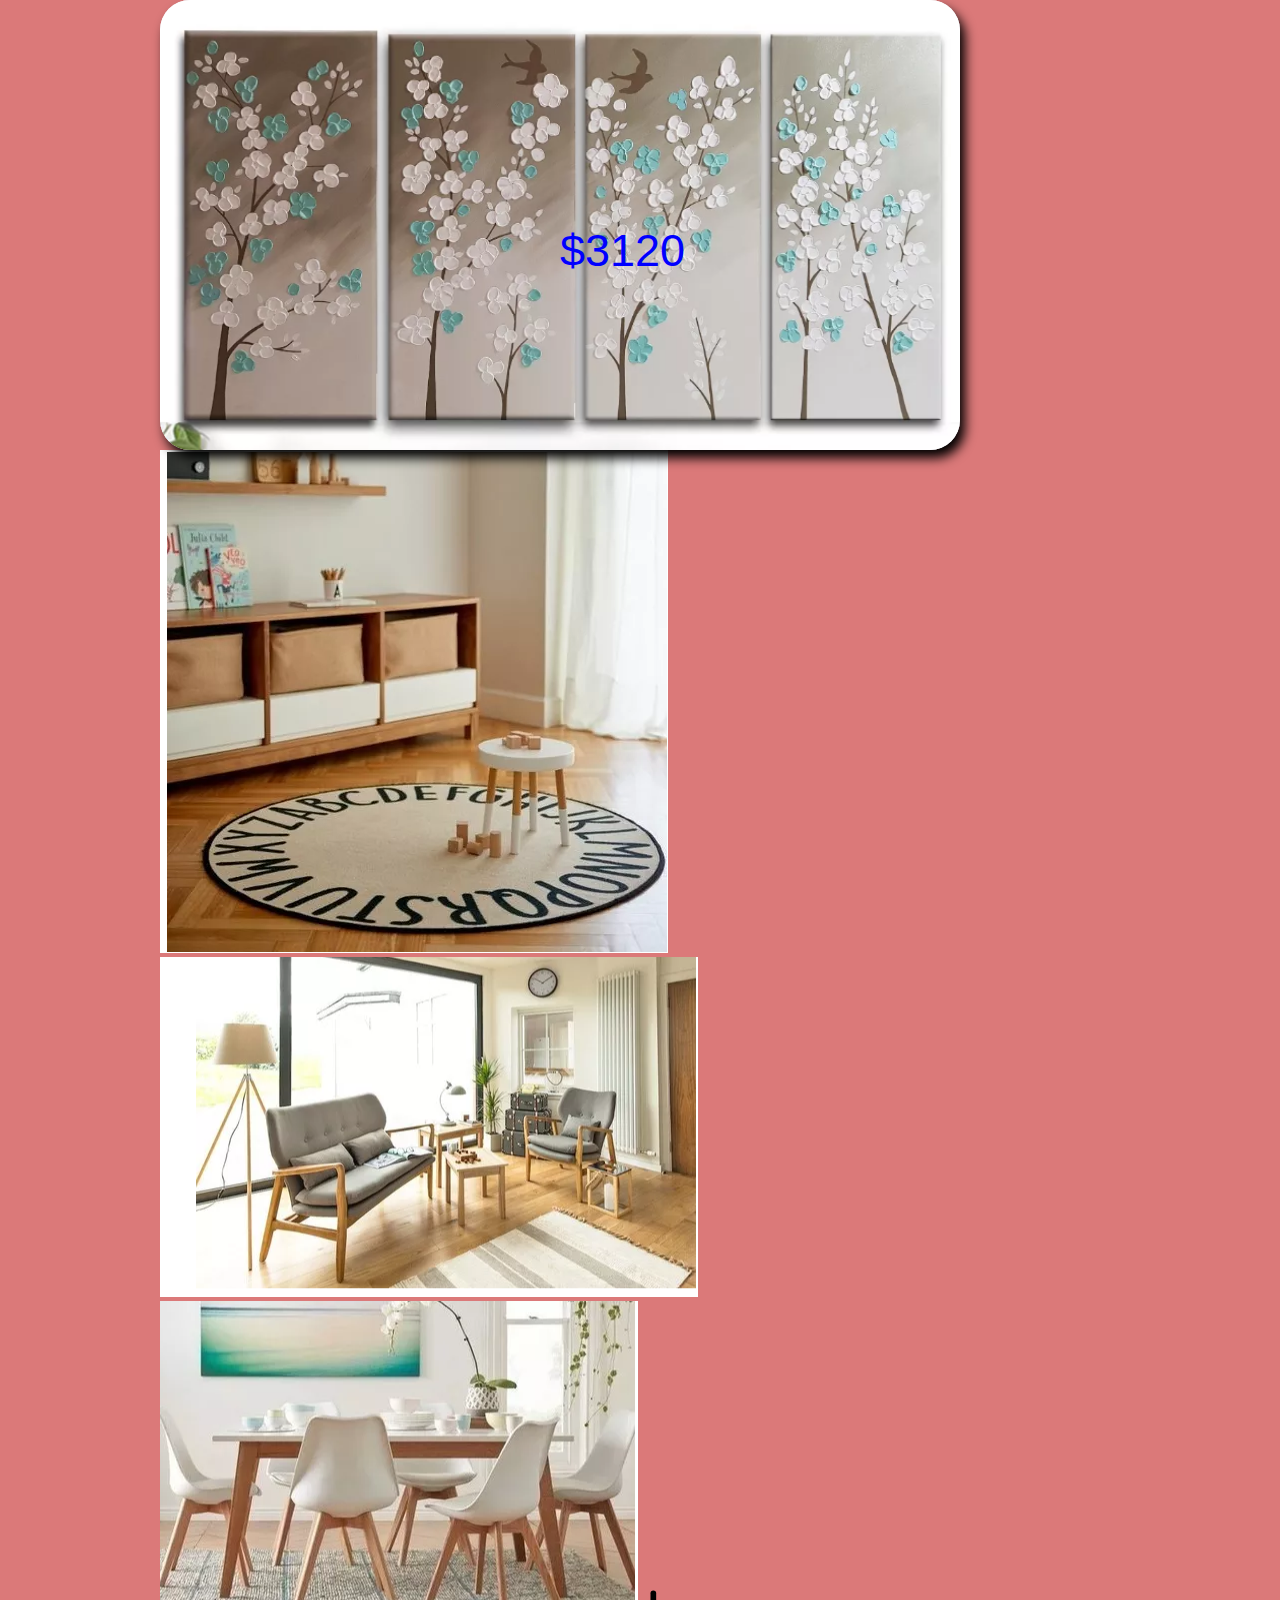
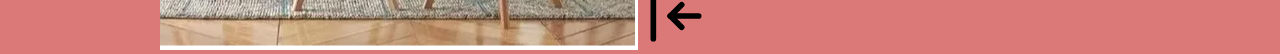
<file: comedor.html>
<!DOCTYPE html>
<html lang="en">
<head>
    <meta charset="UTF-8">
    <meta http-equiv="X-UA-Compatible" content="IE=edge">
    <meta name="viewport" content="width=device-width, initial-scale=1.0">
    <title>Document</title>
    <link rel="stylesheet" type="text/css" href="comedor/comedor.css">
</head>
<body>
    <section class="cuadro">
        <img  src="comedor/cuadro.PNG" >
        <p > $3120</p>
    </section>
    
    
    <img src="comedor/alfombra lectura.PNG">
    <img src="comedor/living.PNG">
    <img src="comedor/mesa.PNG">
    <a href="https://disenodeinteriordesilvia.netlify.app">
        <svg xmlns="http://www.w3.org/2000/svg" class="icon icon-tabler icon-tabler-arrow-bar-to-left" width="68" height="68" viewBox="0 0 24 24" stroke-width="2" stroke="#000000" fill="none" stroke-linecap="round" stroke-linejoin="round">
        <path stroke="none" d="M0 0h24v24H0z" fill="none"/>
        <line x1="10" y1="12" x2="20" y2="12" />
        <line x1="10" y1="12" x2="14" y2="16" />
        <line x1="10" y1="12" x2="14" y2="8" />
        <line x1="4" y1="4" x2="4" y2="20" />
      </svg>
    
  
</body>
</html>
</file>
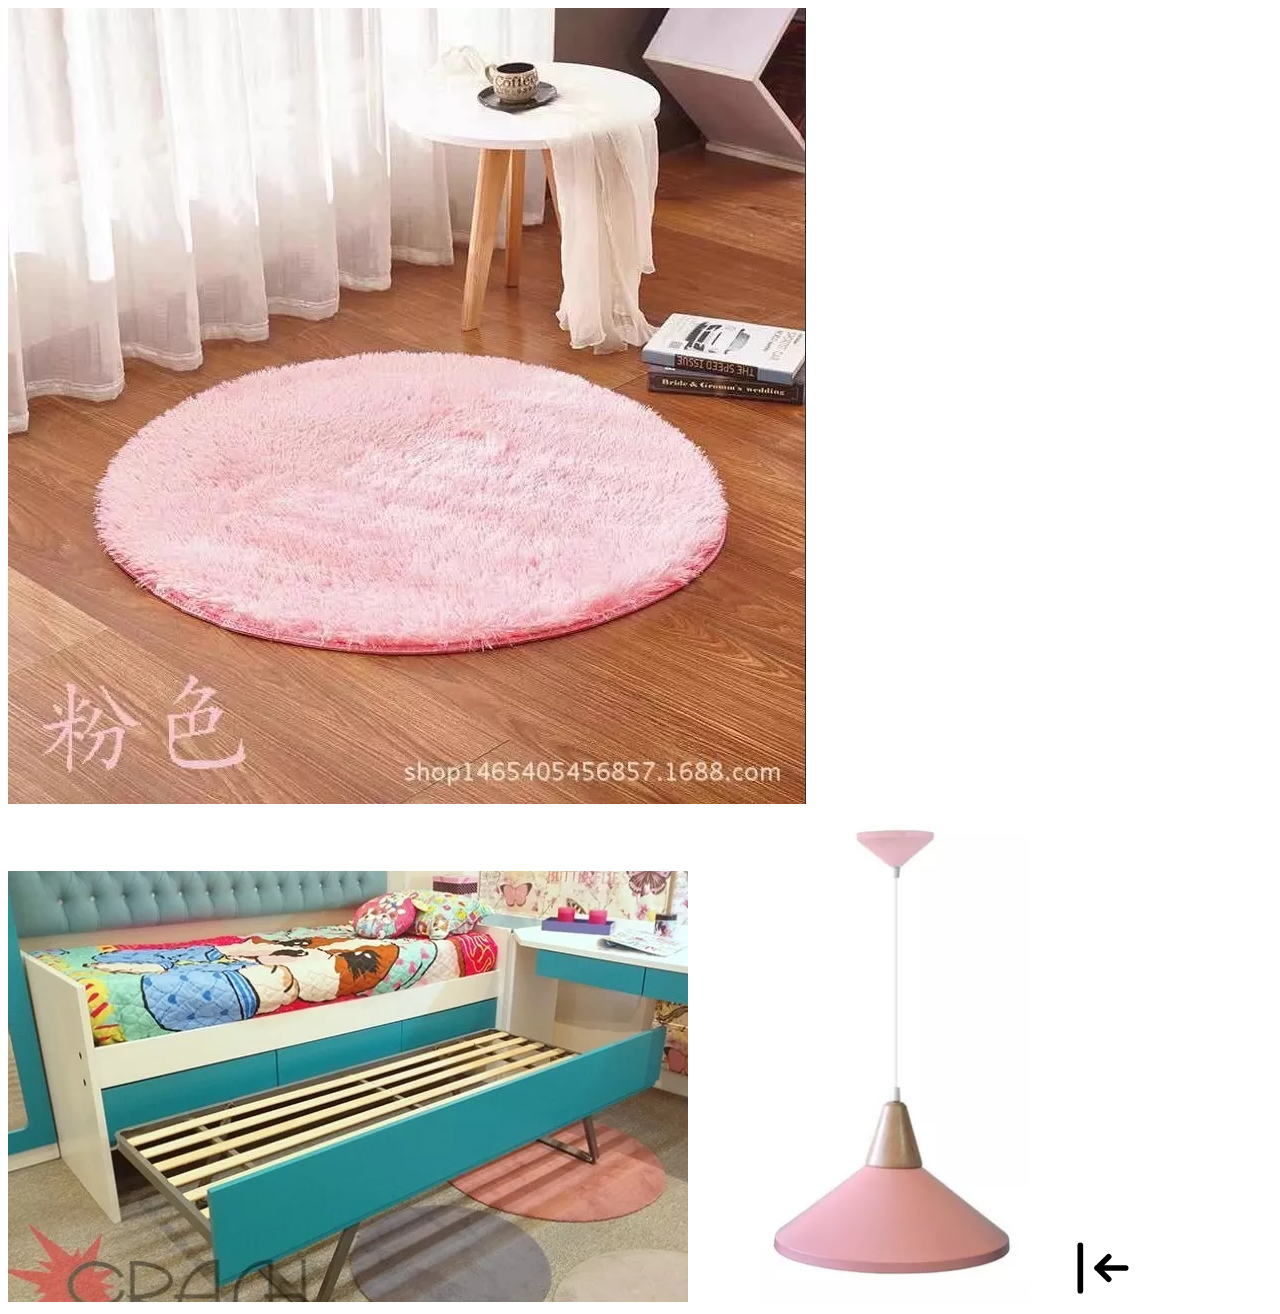
<file: habit nena.html>
<!DOCTYPE html>
<html lang="en">
<head>
    <meta charset="UTF-8">
    <meta http-equiv="X-UA-Compatible" content="IE=edge">
    <meta name="viewport" content="width=device-width, initial-scale=1.0">
    <title>Document</title>
</head>
<body>
    <img src="habitacion nena/alfombra redonda.PNG">
    <img src="habitacion nena/cama nido.PNG">
    <img src="habitacion nena/colgante.PNG">
    <a href="https://disenodeinteriordesilvia.netlify.app"><svg xmlns="http://www.w3.org/2000/svg" class="icon icon-tabler icon-tabler-arrow-bar-to-left" width="68" height="68" viewBox="0 0 24 24" stroke-width="2" stroke="#000000" fill="none" stroke-linecap="round" stroke-linejoin="round">
        <path stroke="none" d="M0 0h24v24H0z" fill="none"/>
        <line x1="10" y1="12" x2="20" y2="12" />
        <line x1="10" y1="12" x2="14" y2="16" />
        <line x1="10" y1="12" x2="14" y2="8" />
        <line x1="4" y1="4" x2="4" y2="20" />
      </svg></a>
    
  
</body>
</html>
</file>
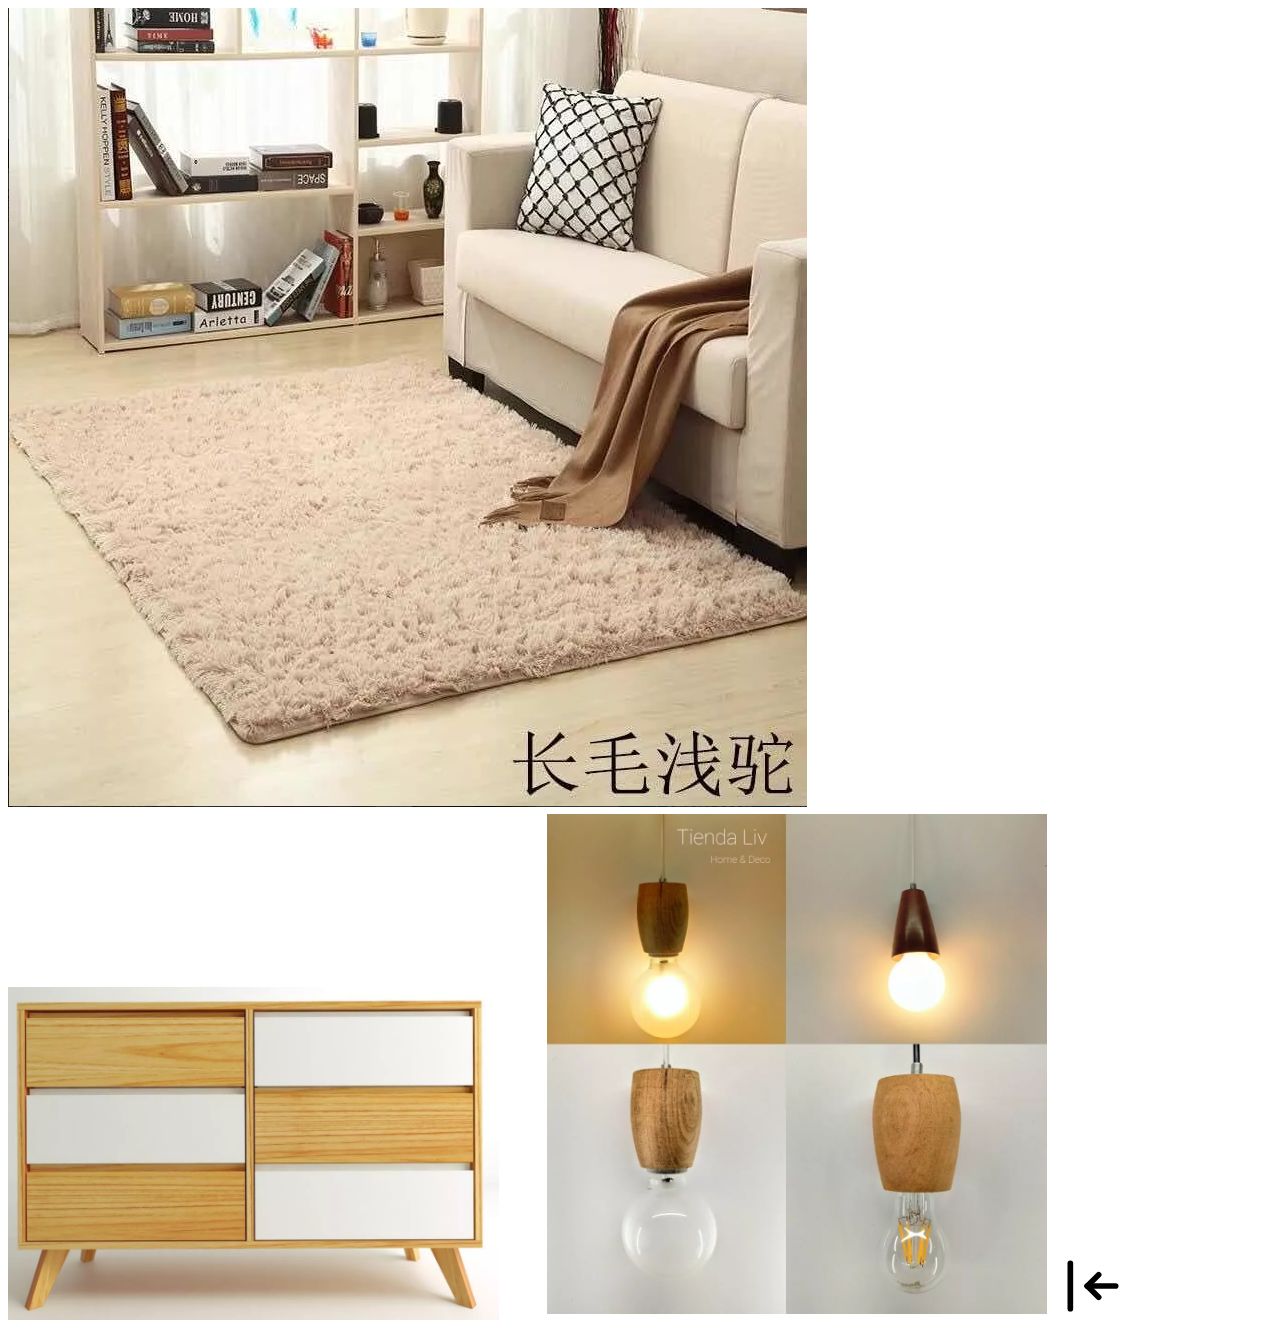
<file: habit principal.html>
<!DOCTYPE html>
<html lang="en">
<head>
    <meta charset="UTF-8">
    <meta http-equiv="X-UA-Compatible" content="IE=edge">
    <meta name="viewport" content="width=device-width, initial-scale=1.0">
    <title>Document</title>
</head>
<body>
    <img src="habitacion principal/alfombra beige.PNG">
    <img src="habitacion principal/comoda.PNG">
    <img src="habitacion principal/lampara.PNG">
    <a href="https://disenodeinteriordesilvia.netlify.app"><svg xmlns="http://www.w3.org/2000/svg" class="icon icon-tabler icon-tabler-arrow-bar-to-left" width="68" height="68" viewBox="0 0 24 24" stroke-width="2" stroke="#000000" fill="none" stroke-linecap="round" stroke-linejoin="round">
        <path stroke="none" d="M0 0h24v24H0z" fill="none"/>
        <line x1="10" y1="12" x2="20" y2="12" />
        <line x1="10" y1="12" x2="14" y2="16" />
        <line x1="10" y1="12" x2="14" y2="8" />
        <line x1="4" y1="4" x2="4" y2="20" />
      </svg></a>
    
  
</body>
</html>
</file>
<file: comedor/comedor.css>
*
{
    margin: 0 ;
    padding: 0 ;
    box-sizing: border-box;
}
body
{
    width:960px;
    height: 900px; 
    margin: 0px auto;
    background: rgb(219, 121, 121);  
}
section 
{
    background: rgb(234, 231, 238);
}

.cuadro
{
    width: 800px;
    height: 450px;
    border-radius: 30px;
    overflow: hidden;
    box-shadow: 5px 8px 12px black;
    position: relative;
 

}
.cuadro img
{
    width: 100%;
    height: 100%;
}

.cuadro p
 { font-family: 'Cabin', sans-serif;
    text-align: center;
    color :blue;
    font-size : 45px;
    position: absolute;
    top :50%;
    left : 50%;
    

}
</file>
